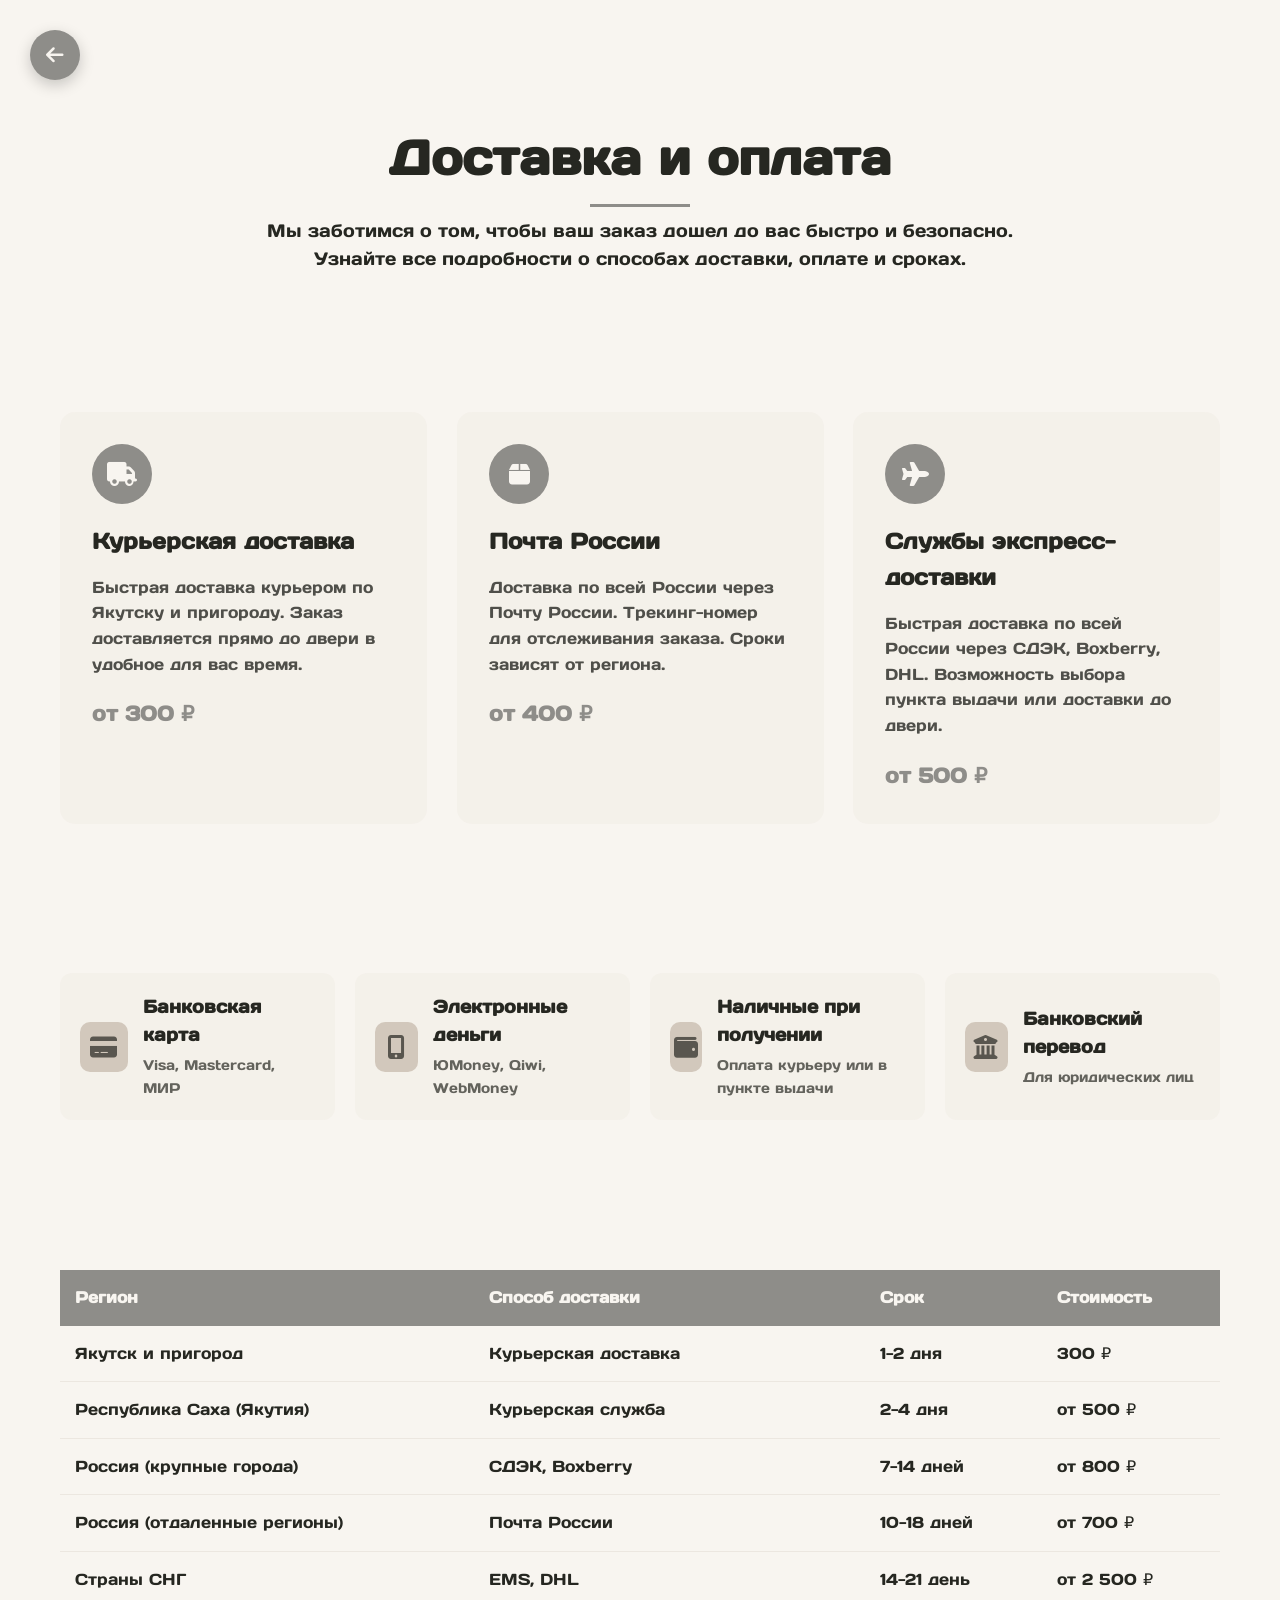
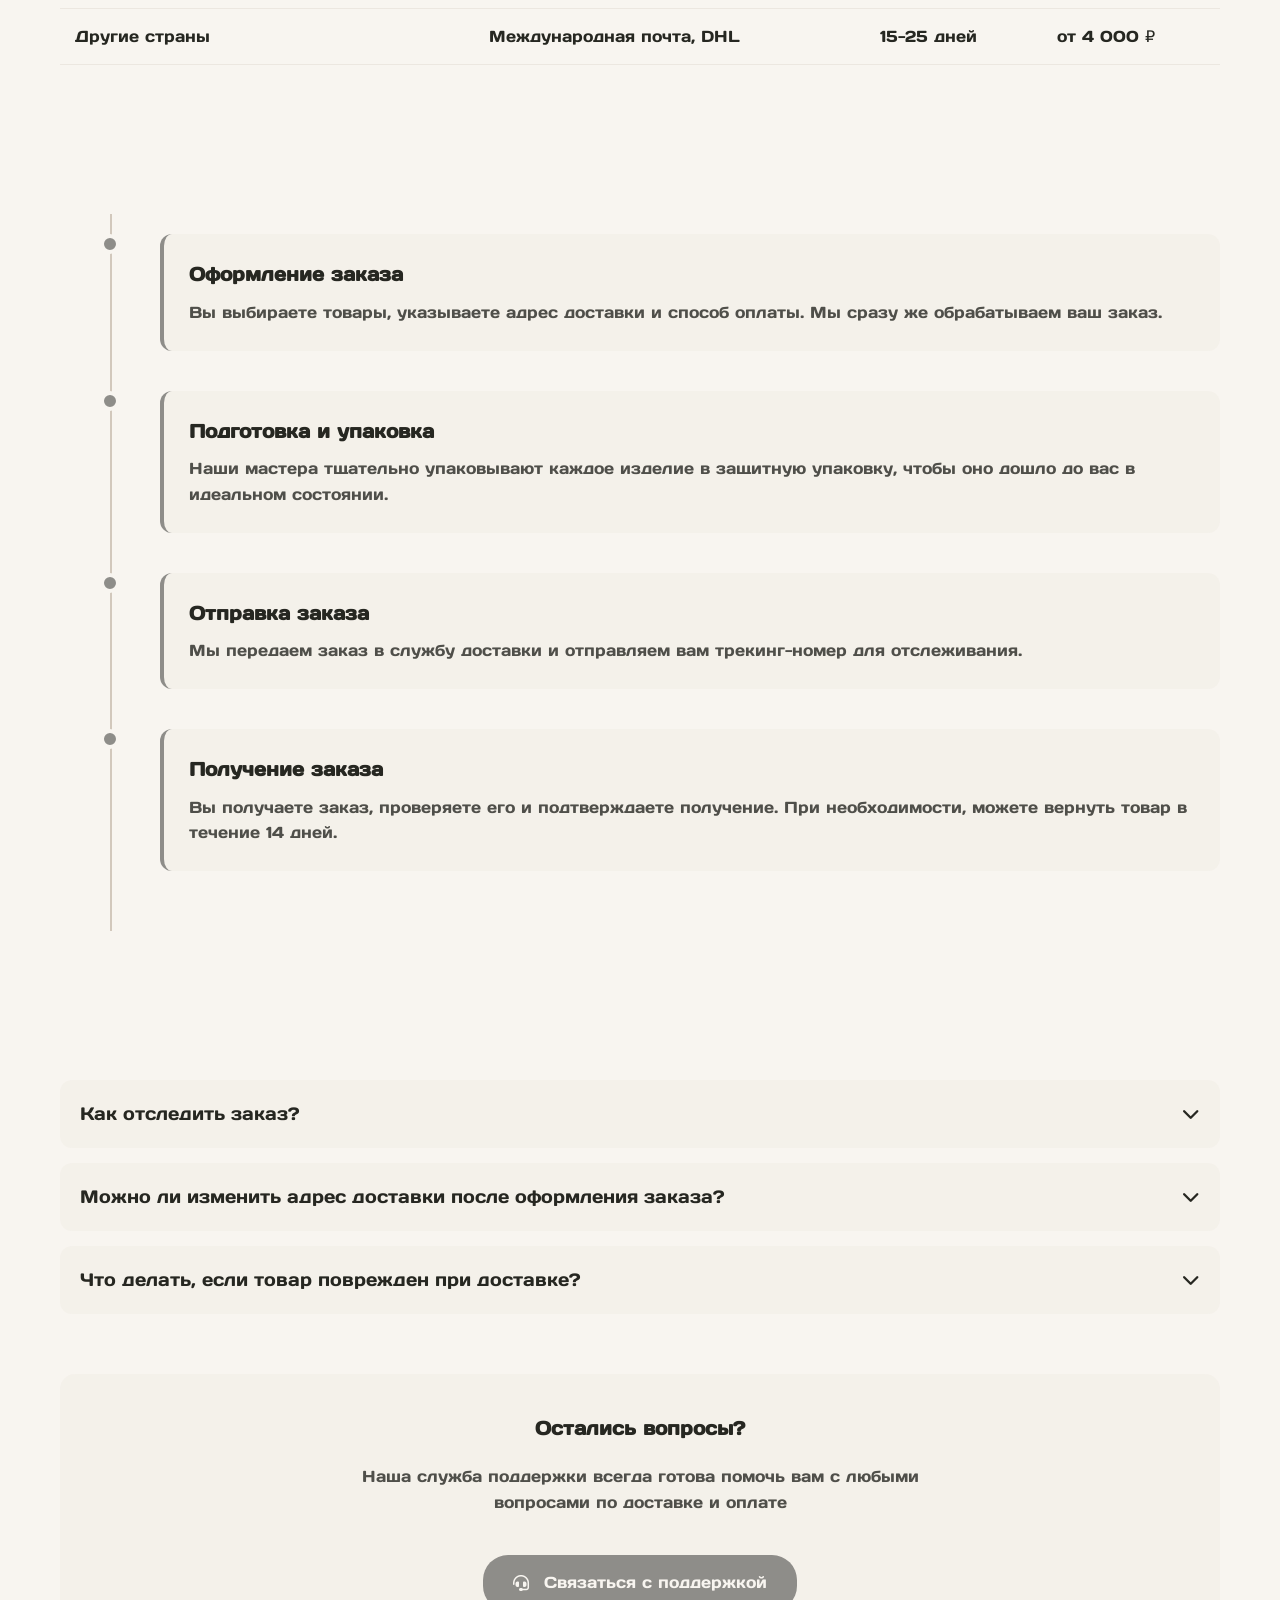
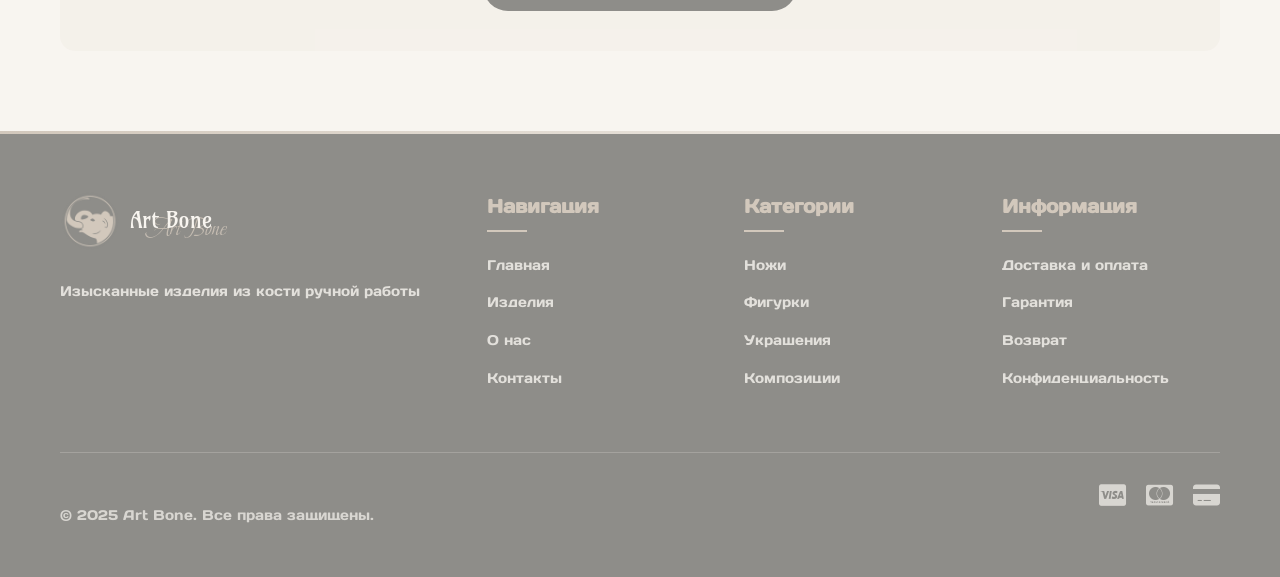
<file: delivery.html>
<!DOCTYPE html>
<html lang="ru">
<head>
    <meta charset="UTF-8">
    <meta name="viewport" content="width=device-width, initial-scale=1.0">
    <title>Доставка и оплата - Art Bone</title>
    <link rel="icon" type="image/x-icon" href="img/logo2.png">
    <link rel="stylesheet" href="style.css">
    <link href="https://fonts.googleapis.com/css2?family=Days+One&family=Amarante&family=Do+Hyeon&family=Beau+Rivage&display=swap" rel="stylesheet">
    <link rel="stylesheet" href="https://cdnjs.cloudflare.com/ajax/libs/font-awesome/6.4.0/css/all.min.css">
    <style>
        
        /* Кнопка "Назад" слева */
        .back-button {
            position: fixed;
            top: 30px;
            left: 30px;
            width: 50px;
            height: 50px;
            background: var(--color-accent);
            color: var(--color-primary);
            border-radius: 50%;
            display: flex;
            align-items: center;
            justify-content: center;
            text-decoration: none;
            font-size: 20px;
            z-index: 999;
            box-shadow: 0 5px 15px rgba(0, 0, 0, 0.2);
            transition: all 0.3s ease;
        }

        .back-button:hover {
            background: var(--color-secondary);
            color: var(--color-dark);
            transform: translateX(-5px);
            box-shadow: 0 10px 20px rgba(0, 0, 0, 0.3);
        }

        @media (max-width: 768px) {
            .back-button {
                top: 20px;
                left: 20px;
                width: 45px;
                height: 45px;
                font-size: 18px;
            }
        }
        /* Стили для страницы доставки */
        .delivery-page {
            min-height: 100vh;
            background: var(--color-primary);
            padding-top: 120px;
            padding-bottom: 80px;
        }

        .page-header {
            max-width: 1200px;
            margin: 0 auto 50px;
            padding: 0 20px;
            text-align: center;
        }

        .page-title {
            font-family: 'Days One', sans-serif;
            color: var(--color-dark);
            font-size: 3rem;
            margin-bottom: 20px;
            position: relative;
            display: inline-block;
            opacity: 0;
            transform: translateY(30px);
            animation: fadeInUp 0.8s ease forwards;
        }

        .page-title::after {
            content: '';
            position: absolute;
            bottom: -10px;
            left: 50%;
            transform: translateX(-50%);
            width: 100px;
            height: 3px;
            background: var(--color-accent);
        }

        .page-description {
            color: var(--color-dark);
            font-size: 1.1rem;
            max-width: 800px;
            margin: 0 auto;
            line-height: 1.6;
            opacity: 0.8;
            opacity: 0;
            transform: translateY(30px);
            animation: fadeInUp 0.8s ease 0.2s forwards;
        }

        /* Контейнер контента */
        .content-container {
            max-width: 1200px;
            margin: 0 auto;
            padding: 0 20px;
        }

        /* Секции */
        .section {
            margin-bottom: 60px;
            opacity: 0;
            transform: translateY(30px);
        }

        .section.visible {
            animation: fadeInUp 0.8s ease forwards;
        }

        .section:nth-child(1) { animation-delay: 0.3s; }
        .section:nth-child(2) { animation-delay: 0.4s; }
        .section:nth-child(3) { animation-delay: 0.5s; }
        .section:nth-child(4) { animation-delay: 0.6s; }
        .section:nth-child(5) { animation-delay: 0.7s; }

        .section-title {
            font-family: 'Days One', sans-serif;
            color: var(--color-dark);
            font-size: 2rem;
            margin-bottom: 30px;
            position: relative;
            padding-left: 20px;
        }

        .section-title::before {
            content: '';
            position: absolute;
            left: 0;
            top: 0;
            width: 4px;
            height: 100%;
            background: var(--color-accent);
            border-radius: 2px;
        }

        /* Карточки способов доставки */
        .delivery-methods {
            display: grid;
            grid-template-columns: repeat(3, 1fr);
            gap: 30px;
            margin-bottom: 40px;
        }

        @media (max-width: 992px) {
            .delivery-methods {
                grid-template-columns: repeat(2, 1fr);
            }
        }

        @media (max-width: 768px) {
            .delivery-methods {
                grid-template-columns: 1fr;
            }
        }

        .method-card {
            background: rgba(210, 200, 188, 0.1);
            border-radius: 15px;
            padding: 30px;
            transition: all 0.3s ease;
            border: 2px solid transparent;
            opacity: 0;
            transform: translateY(30px);
        }

        .method-card.visible {
            animation: cardAppear 0.6s ease forwards;
        }

        .method-card:nth-child(1) { animation-delay: 0.3s; }
        .method-card:nth-child(2) { animation-delay: 0.4s; }
        .method-card:nth-child(3) { animation-delay: 0.5s; }

        .method-card:hover {
            border-color: var(--color-accent);
            transform: translateY(-5px);
            box-shadow: 0 10px 30px rgba(0, 0, 0, 0.1);
        }

        .method-icon {
            width: 60px;
            height: 60px;
            background: var(--color-accent);
            border-radius: 50%;
            display: flex;
            align-items: center;
            justify-content: center;
            margin-bottom: 20px;
            color: var(--color-primary);
            font-size: 24px;
        }

        .method-card h3 {
            font-family: 'Days One', sans-serif;
            color: var(--color-dark);
            font-size: 1.4rem;
            margin-bottom: 15px;
        }

        .method-card p {
            color: var(--color-dark);
            line-height: 1.6;
            margin-bottom: 20px;
            opacity: 0.8;
        }

        .method-price {
            font-family: 'Days One', sans-serif;
            color: var(--color-accent);
            font-size: 1.3rem;
            font-weight: bold;
            margin-top: 15px;
        }

        /* Способы оплаты */
        .payment-methods {
            display: flex;
            flex-wrap: wrap;
            gap: 20px;
            margin-bottom: 40px;
        }

        .payment-method {
            display: flex;
            align-items: center;
            gap: 15px;
            padding: 20px;
            background: rgba(210, 200, 188, 0.1);
            border-radius: 12px;
            flex: 1;
            min-width: 250px;
            opacity: 0;
            transform: translateY(30px);
        }

        .payment-method.visible {
            animation: cardAppear 0.6s ease forwards;
        }

        .payment-method:nth-child(1) { animation-delay: 0.3s; }
        .payment-method:nth-child(2) { animation-delay: 0.4s; }
        .payment-method:nth-child(3) { animation-delay: 0.5s; }
        .payment-method:nth-child(4) { animation-delay: 0.6s; }

        .payment-icon {
            width: 50px;
            height: 50px;
            background: var(--color-secondary);
            border-radius: 10px;
            display: flex;
            align-items: center;
            justify-content: center;
            color: var(--color-dark);
            font-size: 20px;
        }

        .payment-method h4 {
            font-family: 'Days One', sans-serif;
            color: var(--color-dark);
            font-size: 1.1rem;
            margin-bottom: 5px;
        }

        .payment-method p {
            color: var(--color-dark);
            font-size: 0.9rem;
            opacity: 0.7;
        }

        /* Таблица сроков */
        .delivery-table {
            width: 100%;
            border-collapse: collapse;
            margin-bottom: 40px;
            opacity: 0;
            transform: translateY(30px);
        }

        .delivery-table.visible {
            animation: fadeInUp 0.8s ease forwards;
        }

        .delivery-table th {
            background: var(--color-accent);
            color: var(--color-primary);
            padding: 15px;
            text-align: left;
            font-family: 'Days One', sans-serif;
            font-size: 1rem;
        }

        .delivery-table td {
            padding: 15px;
            border-bottom: 1px solid rgba(210, 200, 188, 0.3);
            color: var(--color-dark);
        }

        .delivery-table tr:hover {
            background: rgba(210, 200, 188, 0.1);
        }

        /* Этапы доставки */
        .timeline {
            position: relative;
            padding: 20px 0;
            opacity: 0;
            transform: translateY(30px);
        }

        .timeline.visible {
            animation: fadeInUp 0.8s ease forwards;
        }

        .timeline::before {
            content: '';
            position: absolute;
            left: 50px;
            top: 0;
            bottom: 0;
            width: 2px;
            background: var(--color-secondary);
        }

        .timeline-item {
            position: relative;
            padding-left: 100px;
            margin-bottom: 40px;
            opacity: 0;
            transform: translateX(-30px);
        }

        .timeline-item.visible {
            animation: slideInRight 0.6s ease forwards;
        }

        .timeline-item:nth-child(1) { animation-delay: 0.2s; }
        .timeline-item:nth-child(2) { animation-delay: 0.4s; }
        .timeline-item:nth-child(3) { animation-delay: 0.6s; }
        .timeline-item:nth-child(4) { animation-delay: 0.8s; }

        .timeline-marker {
            position: absolute;
            left: 40px;
            top: 0;
            width: 20px;
            height: 20px;
            background: var(--color-accent);
            border-radius: 50%;
            border: 4px solid var(--color-primary);
        }

        .timeline-content {
            background: rgba(210, 200, 188, 0.1);
            padding: 25px;
            border-radius: 12px;
            border-left: 4px solid var(--color-accent);
        }

        .timeline-content h4 {
            font-family: 'Days One', sans-serif;
            color: var(--color-dark);
            font-size: 1.2rem;
            margin-bottom: 10px;
        }

        .timeline-content p {
            color: var(--color-dark);
            line-height: 1.6;
            opacity: 0.8;
        }

        /* Важная информация */
        .info-box {
            background: rgba(142, 141, 137, 0.1);
            border-left: 4px solid var(--color-accent);
            padding: 25px;
            border-radius: 12px;
            margin-bottom: 40px;
            opacity: 0;
            transform: translateY(30px);
        }

        .info-box.visible {
            animation: fadeInUp 0.8s ease forwards;
        }

        .info-box h4 {
            font-family: 'Days One', sans-serif;
            color: var(--color-dark);
            font-size: 1.2rem;
            margin-bottom: 15px;
            display: flex;
            align-items: center;
            gap: 10px;
        }

        .info-box ul {
            list-style: none;
            padding: 0;
        }

        .info-box li {
            color: var(--color-dark);
            margin-bottom: 10px;
            padding-left: 25px;
            position: relative;
            line-height: 1.5;
        }

        .info-box li::before {
            content: '•';
            color: var(--color-accent);
            font-size: 20px;
            position: absolute;
            left: 0;
            top: -2px;
        }

        /* FAQ */
        .faq-container {
            opacity: 0;
            transform: translateY(30px);
        }

        .faq-container.visible {
            animation: fadeInUp 0.8s ease forwards;
        }

        .faq-item {
            margin-bottom: 15px;
            border-radius: 12px;
            overflow: hidden;
            background: rgba(210, 200, 188, 0.1);
            opacity: 0;
            transform: translateY(20px);
        }

        .faq-item.visible {
            animation: fadeInUp 0.6s ease forwards;
        }

        .faq-item:nth-child(1) { animation-delay: 0.2s; }
        .faq-item:nth-child(2) { animation-delay: 0.4s; }
        .faq-item:nth-child(3) { animation-delay: 0.6s; }
        .faq-item:nth-child(4) { animation-delay: 0.8s; }

        .faq-question {
            padding: 20px;
            font-family: 'Days One', sans-serif;
            color: var(--color-dark);
            font-size: 1.1rem;
            cursor: pointer;
            display: flex;
            justify-content: space-between;
            align-items: center;
            transition: all 0.3s ease;
        }

        .faq-question:hover {
            background: rgba(210, 200, 188, 0.2);
        }

        .faq-question i {
            transition: transform 0.3s ease;
        }

        .faq-question.active i {
            transform: rotate(180deg);
        }

        .faq-answer {
            padding: 0 20px;
            max-height: 0;
            overflow: hidden;
            transition: all 0.3s ease;
            color: var(--color-dark);
            line-height: 1.6;
        }

        .faq-answer.active {
            padding: 0 20px 20px;
            max-height: 500px;
        }

        /* Кнопка поддержки */
        .support-section {
            text-align: center;
            margin-top: 50px;
            padding: 40px;
            background: rgba(210, 200, 188, 0.1);
            border-radius: 15px;
            opacity: 0;
            transform: translateY(30px);
        }

        .support-section.visible {
            animation: fadeInUp 0.8s ease forwards;
        }

        .support-btn {
            display: inline-flex;
            align-items: center;
            gap: 15px;
            padding: 15px 30px;
            background: var(--color-accent);
            color: var(--color-primary);
            text-decoration: none;
            border-radius: 25px;
            font-family: 'Days One', sans-serif;
            font-size: 1rem;
            transition: all 0.3s ease;
            margin-top: 20px;
        }

        .support-btn:hover {
            background: var(--color-dark);
            transform: translateY(-3px);
            box-shadow: 0 10px 20px rgba(0, 0, 0, 0.2);
        }

        /* Анимации */
        @keyframes fadeInUp {
            to {
                opacity: 1;
                transform: translateY(0);
            }
        }

        @keyframes cardAppear {
            from {
                opacity: 0;
                transform: translateY(30px) scale(0.95);
            }
            to {
                opacity: 1;
                transform: translateY(0) scale(1);
            }
        }

        @keyframes slideInRight {
            from {
                opacity: 0;
                transform: translateX(-30px);
            }
            to {
                opacity: 1;
                transform: translateX(0);
            }
        }
    </style>
</head>
<body>

    <!-- Основной контент -->
    <main class="delivery-page">
        <!-- Кнопка "Назад" на главную -->
   <a href="index.html" class="back-button">
    <i class="fas fa-arrow-left"></i>
</a>

        <!-- Заголовок страницы -->
        <div class="page-header">
            <h1 class="page-title">Доставка и оплата</h1>
            <p class="page-description">
                Мы заботимся о том, чтобы ваш заказ дошел до вас быстро и безопасно. 
                Узнайте все подробности о способах доставки, оплате и сроках.
            </p>
        </div>

        <!-- Контейнер контента -->
        <div class="content-container">
            <!-- Секция способов доставки -->
            <section class="section" id="delivery-methods">
                <h2 class="section-title">Способы доставки</h2>
                <div class="delivery-methods">
                    <div class="method-card">
                        <div class="method-icon">
                            <i class="fas fa-truck"></i>
                        </div>
                        <h3>Курьерская доставка</h3>
                        <p>Быстрая доставка курьером по Якутску и пригороду. Заказ доставляется прямо до двери в удобное для вас время.</p>
                        <div class="method-price">от 300 ₽</div>
                    </div>
                    
                    <div class="method-card">
                        <div class="method-icon">
                            <i class="fas fa-box"></i>
                        </div>
                        <h3>Почта России</h3>
                        <p>Доставка по всей России через Почту России. Трекинг-номер для отслеживания заказа. Сроки зависят от региона.</p>
                        <div class="method-price">от 400 ₽</div>
                    </div>
                    
                    <div class="method-card">
                        <div class="method-icon">
                            <i class="fas fa-plane"></i>
                        </div>
                        <h3>Службы экспресс-доставки</h3>
                        <p>Быстрая доставка по всей России через СДЭК, Boxberry, DHL. Возможность выбора пункта выдачи или доставки до двери.</p>
                        <div class="method-price">от 500 ₽</div>
                    </div>
                </div>
            </section>

            <!-- Секция способов оплаты -->
            <section class="section" id="payment-methods">
                <h2 class="section-title">Способы оплаты</h2>
                <div class="payment-methods">
                    <div class="payment-method">
                        <div class="payment-icon">
                            <i class="fas fa-credit-card"></i>
                        </div>
                        <div>
                            <h4>Банковская карта</h4>
                            <p>Visa, Mastercard, МИР</p>
                        </div>
                    </div>
                    
                    <div class="payment-method">
                        <div class="payment-icon">
                            <i class="fas fa-mobile-alt"></i>
                        </div>
                        <div>
                            <h4>Электронные деньги</h4>
                            <p>ЮMoney, Qiwi, WebMoney</p>
                        </div>
                    </div>
                    
                    <div class="payment-method">
                        <div class="payment-icon">
                            <i class="fas fa-wallet"></i>
                        </div>
                        <div>
                            <h4>Наличные при получении</h4>
                            <p>Оплата курьеру или в пункте выдачи</p>
                        </div>
                    </div>
                    
                    <div class="payment-method">
                        <div class="payment-icon">
                            <i class="fas fa-university"></i>
                        </div>
                        <div>
                            <h4>Банковский перевод</h4>
                            <p>Для юридических лиц</p>
                        </div>
                    </div>
                </div>
            </section>

           <!-- Секция сроков доставки -->
<section class="section" id="delivery-terms">
    <h2 class="section-title">Сроки доставки</h2>
    <table class="delivery-table">
        <thead>
            <tr>
                <th>Регион</th>
                <th>Способ доставки</th>
                <th>Срок</th>
                <th>Стоимость</th>
            </tr>
        </thead>
        <tbody>
            <tr>
                <td>Якутск и пригород</td>
                <td>Курьерская доставка</td>
                <td>1-2 дня</td>
                <td>300 ₽</td>
            </tr>
            <tr>
                <td>Республика Саха (Якутия)</td>
                <td>Курьерская служба</td>
                <td>2-4 дня</td>
                <td>от 500 ₽</td>
            </tr>
            <tr>
                <td>Россия (крупные города)</td>
                <td>СДЭК, Boxberry</td>
                <td>7-14 дней</td>
                <td>от 800 ₽</td>
            </tr>
            <tr>
                <td>Россия (отдаленные регионы)</td>
                <td>Почта России</td>
                <td>10-18 дней</td>
                <td>от 700 ₽</td>
            </tr>
            <tr>
                <td>Страны СНГ</td>
                <td>EMS, DHL</td>
                <td>14-21 день</td>
                <td>от 2 500 ₽</td>
            </tr>
            <tr>
                <td>Другие страны</td>
                <td>Международная почта, DHL</td>
                <td>15-25 дней</td>
                <td>от 4 000 ₽</td>
            </tr>
        </tbody>
    </table>
</section>

            <!-- Секция этапов доставки -->
            <section class="section" id="delivery-stages">
                <h2 class="section-title">Как работает доставка</h2>
                <div class="timeline">
                    <div class="timeline-item">
                        <div class="timeline-marker"></div>
                        <div class="timeline-content">
                            <h4>Оформление заказа</h4>
                            <p>Вы выбираете товары, указываете адрес доставки и способ оплаты. Мы сразу же обрабатываем ваш заказ.</p>
                        </div>
                    </div>
                    
                    <div class="timeline-item">
                        <div class="timeline-marker"></div>
                        <div class="timeline-content">
                            <h4>Подготовка и упаковка</h4>
                            <p>Наши мастера тщательно упаковывают каждое изделие в защитную упаковку, чтобы оно дошло до вас в идеальном состоянии.</p>
                        </div>
                    </div>
                    
                    <div class="timeline-item">
                        <div class="timeline-marker"></div>
                        <div class="timeline-content">
                            <h4>Отправка заказа</h4>
                            <p>Мы передаем заказ в службу доставки и отправляем вам трекинг-номер для отслеживания.</p>
                        </div>
                    </div>
                    
                    <div class="timeline-item">
                        <div class="timeline-marker"></div>
                        <div class="timeline-content">
                            <h4>Получение заказа</h4>
                            <p>Вы получаете заказ, проверяете его и подтверждаете получение. При необходимости, можете вернуть товар в течение 14 дней.</p>
                        </div>
                    </div>
                </div>
            </section>

            <!-- FAQ -->
            <section class="section" id="faq">
                <h2 class="section-title">Частые вопросы</h2>
                <div class="faq-container">
                    <div class="faq-item">
                        <div class="faq-question">
                            <span>Как отследить заказ?</span>
                            <i class="fas fa-chevron-down"></i>
                        </div>
                        <div class="faq-answer">
                            <p>После отправки заказа мы вышлем вам трекинг-номер на электронную почту и в SMS. Вы сможете отслеживать статус доставки на сайте выбранной транспортной компании.</p>
                        </div>
                    </div>
                    
                    <div class="faq-item">
                        <div class="faq-question">
                            <span>Можно ли изменить адрес доставки после оформления заказа?</span>
                            <i class="fas fa-chevron-down"></i>
                        </div>
                        <div class="faq-answer">
                            <p>Да, это возможно. Свяжитесь с нами по телефону +7 (914) 104-29-59 или напишите на artbone@mail.ru в течение 24 часов после оформления заказа.</p>
                        </div>
                    </div>
                    
                    <div class="faq-item">
                        <div class="faq-question">
                            <span>Что делать, если товар поврежден при доставке?</span>
                            <i class="fas fa-chevron-down"></i>
                        </div>
                        <div class="faq-answer">
                            <p>Если товар пришел поврежденным, сразу сообщите об этом курьеру или сотруднику пункта выдачи и откажитесь от получения. Свяжитесь с нами, и мы отправим замену или вернем деньги.</p>
                        </div>
                    </div>
                </div>
            </section>

            <!-- Поддержка -->
            <section class="support-section">
                <h3 style="color: var(--color-dark); margin-bottom: 20px;">Остались вопросы?</h3>
                <p style="color: var(--color-dark); opacity: 0.8; max-width: 600px; margin: 0 auto 20px;">
                    Наша служба поддержки всегда готова помочь вам с любыми вопросами по доставке и оплате
                </p>
                <a href="index.html#contacts" class="support-btn">
                    <i class="fas fa-headset"></i>
                    Связаться с поддержкой
                </a>
            </section>
        </div>
    </main>

    <!-- Футер -->
    <footer class="footer">
        <div class="footer-container">
            <div class="footer-top">
                <div class="footer-logo">
                    <a href="index.html" class="logo-link">
                        <img src="img/logo2.png" alt="Art Bone" class="logo-img">
                        <div class="logo-text">
                            <span class="logo-main">Art Bone</span>
                            <span class="logo-shadow">Art Bone</span>
                        </div>
                    </a>
                    <p class="footer-description">
                        Изысканные изделия из кости ручной работы
                    </p>
                </div>
                
                <div class="footer-links">
                    <div class="footer-column">
                        <h4>Навигация</h4>
                        <ul>
                            <li><a href="index.html#home">Главная</a></li>
                            <li><a href="index.html#products">Изделия</a></li>
                            <li><a href="index.html#about">О нас</a></li>
                            <li><a href="index.html#contacts">Контакты</a></li>
                        </ul>
                    </div>
                    
                    <div class="footer-column">
                        <h4>Категории</h4>
                        <ul>
                            <li><a href="knives.html">Ножи</a></li>
                            <li><a href="figurines.html">Фигурки</a></li>
                            <li><a href="jewelry.html">Украшения</a></li>
                            <li><a href="compositions.html">Композиции</a></li>
                        </ul>
                    </div>
                    
                    <div class="footer-column">
                        <h4>Информация</h4>
                        <ul>
                            <li><a href="delivery.html">Доставка и оплата</a></li>
                            <li><a href="#">Гарантия</a></li>
                            <li><a href="#">Возврат</a></li>
                            <li><a href="#">Конфиденциальность</a></li>
                        </ul>
                    </div>
                </div>
            </div>
            
            <div class="footer-bottom">
                <div class="footer-copyright">
                    <p>&copy; 2025 Art Bone. Все права защищены.</p>
                </div>
                
                <div class="footer-payment">
                    <div class="payment-methods">
                        <i class="fab fa-cc-visa" title="Visa"></i>
                        <i class="fab fa-cc-mastercard" title="Mastercard"></i>
                        <i class="fa-solid fa-credit-card" title="Мир"></i>
                    </div>
                </div>
            </div>
        </div>
    </footer>

    <!-- Модальное окно авторизации -->
    <div class="auth-modal" id="authModal">
        <div class="modal-overlay"></div>
        <div class="modal-container">
            <div class="form-container sign-in-container">
                <form>
                    <h2>Вход</h2>
                    <div class="social-container">
                        <a href="#"><i class="fab fa-vk"></i></a>
                        <a href="#"><i class="fab fa-yandex"></i></a>
                        <a href="#"><i class="fab fa-odnoklassniki"></i></a>
                    </div>
                    <span>Или используйте email и пароль</span>
                    <div class="input-box">
                        <input type="email" placeholder="Email адрес" required />
                        <i class="fas fa-envelope"></i>
                    </div>
                    <div class="input-box">
                        <input type="password" placeholder="Пароль" required />
                        <i class="fas fa-lock"></i>
                    </div>
                    <div class="check-box">
                        <input type="checkbox" id="remember-me" />
                        <label for="remember-me">Запомнить меня</label>
                    </div>
                    <button type="submit" class="btn">Войти</button>
                </form>
            </div>
            <div class="form-container sign-up-container">
                <form>
                    <h2>Регистрация</h2>
                    <div class="social-container">
                        <a href="#"><i class="fab fa-vk"></i></a>
                        <a href="#"><i class="fab fa-yandex"></i></a>
                        <a href="#"><i class="fab fa-odnoklassniki"></i></a>
                    </div>
                    <span>Или используйте email для регистрации</span>
                    <div class="input-box">
                        <input type="text" placeholder="Полное имя" required />
                        <i class="fas fa-user"></i>
                    </div>
                    <div class="input-box">
                        <input type="email" placeholder="Email адрес" required />
                        <i class="fas fa-envelope"></i>
                    </div>
                    <div class="input-box">
                        <input type="password" placeholder="Пароль" required minlength="6" />
                        <i class="fas fa-lock"></i>
                    </div>
                    <div class="check-box">
                        <input type="checkbox" id="terms" required />
                        <label for="terms">Я согласен с условиями использования</label>
                    </div>
                    <button type="submit" class="btn">Зарегистрироваться</button>
                </form>
            </div>

            <input type="checkbox" id="toggle" />
            <div class="panel-container">
                <div class="panel">
                    <h2>Нет аккаунта?</h2>
                    <p>Создайте новый аккаунт для доступа к нашим услугам</p>
                    <label for="toggle" class="btn btn-alt">Регистрация</label>
                </div>
                <div class="panel">
                    <h2>Уже есть аккаунт?</h2>
                    <p>Войдите в свой аккаунт для доступа к нашим услугам</p>
                    <label for="toggle" class="btn btn-alt">Вход</label>
                </div>
            </div>
        </div>
    </div>

    <!-- Уведомление -->
    <div id="authNotification" class="auth-notification" style="display: none;">
        <div class="notification-content"></div>
    </div>

    <script src="script.js"></script>
    <script>
        // Инициализация анимации при скролле
        function initScrollAnimation() {
            const observer = new IntersectionObserver((entries) => {
                entries.forEach(entry => {
                    if (entry.isIntersecting) {
                        entry.target.classList.add('visible');
                    }
                });
            }, {
                threshold: 0.1,
                rootMargin: '0px 0px -50px 0px'
            });

            // Наблюдаем за всеми элементами с анимацией
            document.querySelectorAll('.section, .method-card, .payment-method, .delivery-table, .timeline, .info-box, .faq-container, .support-section').forEach(el => {
                observer.observe(el);
            });

            // Отдельно наблюдаем за элементами таймлайна
            document.querySelectorAll('.timeline-item').forEach(el => {
                observer.observe(el);
            });

            // Отдельно наблюдаем за FAQ элементами
            document.querySelectorAll('.faq-item').forEach(el => {
                observer.observe(el);
            });
        }

        // Инициализация FAQ аккордеона
        function initFAQ() {
            const faqQuestions = document.querySelectorAll('.faq-question');
            
            faqQuestions.forEach(question => {
                question.addEventListener('click', () => {
                    const answer = question.nextElementSibling;
                    const isActive = question.classList.contains('active');
                    
                    // Закрываем все другие открытые вопросы
                    document.querySelectorAll('.faq-question.active').forEach(q => {
                        if (q !== question) {
                            q.classList.remove('active');
                            q.nextElementSibling.classList.remove('active');
                        }
                    });
                    
                    // Переключаем текущий вопрос
                    question.classList.toggle('active');
                    answer.classList.toggle('active');
                });
            });
        }

        // Инициализация при загрузке страницы
        document.addEventListener('DOMContentLoaded', function() {
            // Инициализируем анимацию при скролле
            setTimeout(() => {
                initScrollAnimation();
            }, 500);
            
            // Инициализируем FAQ
            initFAQ();
            
            // Плавная прокрутка к якорям
            document.querySelectorAll('a[href^="#"]').forEach(anchor => {
                anchor.addEventListener('click', function (e) {
                    if (this.getAttribute('href') !== '#') {
                        e.preventDefault();
                        const target = document.querySelector(this.getAttribute('href'));
                        if (target) {
                            target.scrollIntoView({
                                behavior: 'smooth',
                                block: 'start'
                            });
                        }
                    }
                });
            });
        });
    </script>
</body>
</html>
</file>
<file: style.css>
/* CSS переменные */
:root {
    --color-primary: #F8F5F0;
    --color-secondary: #D2C8BC;
    --color-accent: #8E8D89;
    --color-dark: #262721;
    --color-light: #F4F5F9;
}

* {
    margin: 0;
    padding: 0;
    box-sizing: border-box;
}

html {
    scroll-behavior: smooth;
}

body {
    font-family: 'Days One', sans-serif;
    line-height: 1.6;
    overflow-x: hidden;
}

/* Полноэкранные секции */
.fullscreen-section {
    height: 100vh;
    width: 100%;
    position: relative;
    overflow: hidden;
}

.section-container {
    max-width: 1200px;
    margin: 0 auto;
    padding: 0 20px;
    height: 100%;
    position: relative;
}

/* Навигация */
.navbar {
    position: fixed;
    top: 0;
    width: calc(100% - 60px);
    left: 40px;
    right: 40px;
    background: var(--color-accent);
    transition: top 0.3s;
    z-index: 1000;
    padding: 15px 0;
    border-radius: 0 0 20px 20px;
    margin: 0 auto;
}

.nav-container {
    max-width: 1200px;
    margin: 0 auto;
    display: flex;
    justify-content: space-between;
    align-items: center;
    padding: 0 20px;
}

/* Адаптивность для навигации */
@media (max-width: 1024px) {
    .navbar {
        width: calc(100% - 30px);
        left: 15px;
        right: 15px;
    }
    
    .nav-container {
        padding: 0 15px;
    }
}

@media (max-width: 768px) {
    .navbar {
        width: calc(100% - 20px);
        left: 10px;
        right: 10px;
        border-radius: 0 0 15px 15px;
        padding: 12px 0;
    }
    
    .nav-container {
        padding: 0 10px;
    }
}

@media (max-width: 480px) {
    .navbar {
        width: calc(100% - 16px);
        left: 8px;
        right: 8px;
        border-radius: 0 0 12px 12px;
        padding: 10px 0;
    }
    
    .nav-container {
        padding: 0 8px;
    }
}

@media (max-width: 360px) {
    .navbar {
        width: calc(100% - 12px);
        left: 6px;
        right: 6px;
    }
    
    .nav-container {
        padding: 0 6px;
    }
}

.logo-section {
    display: flex;
    align-items: center;
}

.logo-link {
    display: flex;
    align-items: center;
    text-decoration: none;
    gap: 10px;
}

.logo-img {
    width: 50px;
    height: 50px;
}

.logo-text {
    position: relative;
    display: inline-block;
}

.logo-main {
    font-family: 'Amarante', cursive;
    font-size: 24px;
    color: var(--color-primary);
    position: relative;
    z-index: 2;
}

.logo-shadow {
    font-family: 'Beau Rivage', cursive;
    font-size: 28px;
    color: var(--color-secondary);
    position: absolute;
    bottom: -12px;
    right: -20px;
    z-index: 1;
    opacity: 0.8;
}

.nav-menu {
    display: flex;
    list-style: none;
    gap: 30px;
}

.nav-link {
    color: var(--color-primary);
    text-decoration: none;
    padding: 10px 15px;
    transition: all 0.3s ease;
    position: relative;
    font-size: 16px;
}

.nav-link:hover {
    color: var(--color-secondary);
    background: none;
}

.nav-link.active::after {
    content: '';
    position: absolute;
    bottom: -5px;
    left: 15px;
    right: 15px;
    height: 2px;
    background: var(--color-primary);
}

.nav-icons {
    display: flex;
    align-items: center;
    gap: 20px;
}

.nav-icon {
    color: var(--color-primary);
    font-size: 18px;
    transition: color 0.3s ease;
    text-decoration: none;
}

.nav-icon:hover {
    color: var(--color-secondary);
}

/* Стили поиска */
.search-container {
    position: relative;
    margin-right: 10px;
}

.search-icon {
    color: var(--color-primary);
    font-size: 18px;
    cursor: pointer;
    transition: color 0.3s ease;
    padding: 8px;
    z-index: 1002;
    position: relative;
}

.search-icon:hover {
    color: var(--color-secondary);
}

.search-box {
    position: absolute;
    top: 100%;
    right: 0;
    background: var(--color-primary);
    border-radius: 8px;
    box-shadow: 0 8px 24px rgba(0, 0, 0, 0.12);
    display: none;
    min-width: 280px;
    z-index: 1001;
    overflow: hidden;
}

.search-box.active {
    display: block;
    animation: searchSlideDown 0.2s ease-out;
}

@keyframes searchSlideDown {
    from {
        opacity: 0;
        transform: translateY(-10px);
    }
    to {
        opacity: 1;
        transform: translateY(0);
    }
}

.search-input {
    -webkit-appearance: none;
    -moz-appearance: none;
    appearance: none;
    background: transparent;
    border: none;
    color: var(--color-dark);
    font-size: 15px;
    font-weight: 600;
    height: 48px;
    margin: 0;
    overflow: hidden;
    padding: 0 48px 0 16px;
    text-overflow: ellipsis;
    white-space: nowrap;
    width: 100%;
    outline: none;
    position: relative;
}

.search-input::placeholder {
    color: var(--color-accent);
    font-weight: 500;
    opacity: 0.7;
}

.search-input:focus {
    background: transparent;
}

/* Подсказки поиска */
.search-suggestions {
    background: var(--color-primary);
    border-top: 1px solid var(--color-secondary);
    max-height: 300px;
    overflow-y: auto;
    display: none;
}

.search-suggestions.active {
    display: block;
}

.search-suggestion-item {
    padding: 12px 16px;
    cursor: pointer;
    transition: background-color 0.2s ease;
    color: var(--color-dark);
    font-size: 14px;
    font-weight: 500;
    display: flex;
    align-items: center;
    gap: 12px;
}

.search-suggestion-item:hover {
    background: var(--color-secondary);
}

.search-suggestion-item i {
    color: var(--color-accent);
    width: 16px;
    text-align: center;
}

.search-suggestion-category {
    padding: 8px 16px;
    color: var(--color-accent);
    font-size: 12px;
    font-weight: 600;
    text-transform: uppercase;
    letter-spacing: 0.5px;
    border-bottom: 1px solid var(--color-secondary);
}

/* Анимация при фокусе */
.search-input:focus ~ .search-suggestions {
    display: block;
}

/* Адаптивность для поиска */
@media (max-width: 768px) {
    .search-box {
        position: fixed;
        top: 70px;
        left: 20px;
        right: 20px;
        min-width: auto;
        width: calc(100% - 40px);
    }
    
    .search-input {
        height: 52px;
        font-size: 16px;
    }
}

/* Дополнительные стили для улучшения UX */
.search-container {
    position: relative;
}

.search-box::before {
    content: '';
    position: absolute;
    top: -6px;
    right: 20px;
    width: 12px;
    height: 12px;
    background: var(--color-primary);
    transform: rotate(45deg);
    z-index: -1;
}

.burger-menu {
    display: none;
    color: var(--color-primary);
    font-size: 24px;
    cursor: pointer;
}

/* Социальные иконки */
.social-sidebar {
    position: fixed;
    right: 20px;
    top: 50%;
    transform: translateY(-50%);
    display: flex;
    flex-direction: column;
    gap: 15px;
    z-index: 999;
}

.social-icon {
    width: 50px;
    height: 50px;
    background: var(--color-secondary);
    display: flex;
    align-items: center;
    justify-content: center;
    border-radius: 50%;
    text-decoration: none;
    transition: all 0.3s ease;
    color: var(--color-dark);
    font-size: 20px;
}

.social-icon:hover {
    transform: translateY(-5px);
    background: var(--color-accent);
    color: var(--color-primary);
}

.burger-social {
    background: var(--color-accent);
    color: var(--color-primary) !important;
}

/* Главная секция */
#home {
    background: var(--color-primary);
}

.hero-background {
    position: absolute;
    top: 0;
    left: 0;
    width: 100%;
    height: 100%;
    display: flex;
    align-items: flex-start;
    justify-content: center;
    z-index: 1;
    padding-top: 15vh;
}

.hero-title {
    font-family: 'Do Hyeon', sans-serif;
    font-size: 23vw;
    color: var(--color-secondary);
    text-align: center;
    line-height: 0.8;
    margin: 0;
    white-space: nowrap;
}

.hero-content {
    position: relative;
    z-index: 2;
    height: 100%;
    display: flex;
    align-items: flex-end;
    justify-content: center;
    padding-bottom: 0;
}

.hero-image-container {
    position: relative;
    border-radius: 50px 50px 0 0;
    overflow: hidden;
    height: 60vh;
    width: 90%;
    border: 8px solid var(--color-primary);
    border-bottom: none;
    margin-bottom: 0;
}

.hero-image {
    width: 100%;
    height: 100%;
    object-fit: cover;
    object-position: center;
}

.image-overlay {
    position: absolute;
    top: 0;
    left: 0;
    width: 100%;
    height: 100%;
    background: var(--color-accent);
    opacity: 0.5;
}

.hero-text-content {
    position: absolute;
    top: 50%;
    right: 5%;
    transform: translateY(-50%);
    z-index: 3;
    text-align: right;
    max-width: 400px;
}

.hero-subtitle {
    font-size: 36px;
    color: var(--color-light);
    margin-bottom: 20px;
    line-height: 1.2;
    font-weight: 400;
}

.hero-description {
    font-size: 18px;
    color: var(--color-light);
    line-height: 1.4;
}

/* Круглая CTA кнопка с вращающимся текстом */
.cta-circle {
    position: absolute;
    left: 10%;
    bottom: 15%;
    z-index: 3;
}

.circle-container {
    position: relative;
    width: 200px;
    height: 200px;
    display: flex;
    align-items: center;
    justify-content: center;
}

.circle-container svg {
    position: absolute;
    top: 0;
    left: 0;
    width: 100%;
    height: 100%;
    animation: rotateText 15s linear infinite;
}

@keyframes rotateText {
    0% {
        transform: rotate(0deg);
    }
    100% {
        transform: rotate(360deg);
    }
}

.circle-button {
    width: 125px;
    height: 125px;
    background: rgba(248, 245, 240, 0.2);
    border: 2px solid var(--color-secondary);
    border-radius: 50%;
    display: flex;
    align-items: center;
    justify-content: center;
    text-decoration: none;
    transition: all 0.3s ease;
    backdrop-filter: blur(5px);
}

.circle-button:hover {
    transform: scale(1.1);
    background: rgba(248, 245, 240, 0.3);
}

.circle-button img {
    width: 100px;
    height: 100px;
}
/* Для мобильных устройств */
@media (max-width: 768px) {
    .hero-background {
        padding-top: 15vh;
    }
    
    .hero-title {
        margin-top: 3vh;
        /* или */
        transform: translateY(-5vh);
    }
}

@media (max-width: 480px) {
    .hero-background {
        padding-top: 20vh;
    }
    
    .hero-title {
        font-size: 20vw;
        margin-top: 2vh;
    }
}
/* Секция изделий */
#products {
    background: var(--color-dark);
}

.cards-container {
    display: grid;
    grid-template-columns: repeat(3, 1fr);
    gap: 1rem;
    padding: 0.5rem;
    max-width: 900px;
    margin: 0 auto;
    justify-items: center;
    align-items: start;
}

.card {
    position: relative;
    height: 16rem;
    width: 12rem; 
    aspect-ratio: 5/7;
    color: var(--color-primary);
    perspective: 30rem;
    cursor: pointer;
}

.card .shadow {
    position: absolute;
    inset: 0;
    background: var(--url);
    background-size: cover;
    background-position: center;
    opacity: 0.6;
    filter: blur(1rem) saturate(0.8);
    box-shadow: 0 -0.8rem 1rem -0.3rem rgba(0, 0, 0, 0.5);
    transform: rotateX(var(--rotateX)) rotateY(var(--rotateY)) translate3d(0, 1rem, -1rem);
}

.card .image {
    position: absolute;
    inset: 0;
    background: linear-gradient(to top, rgba(38, 39, 33, 0.6), transparent 40%), var(--url);
    background-size: cover;
    background-position: center;
    mask-image: var(--url);
    mask-size: cover;
    mask-position: center;
}

.card .image.background {
    transform: rotateX(var(--rotateX)) rotateY(var(--rotateY)) translate3d(0, 0, 0rem);
}

.card .image.cutout {
    transform: rotateX(var(--rotateX)) rotateY(var(--rotateY)) translate3d(0, 0, 2rem) scale(0.92);
    z-index: 3;
}

/* Контент карточек */
.card .content {
    position: absolute;
    display: flex;
    flex-direction: column;
    justify-content: flex-end;
    align-items: center;
    inset: 0;
    padding: 1.2rem;
    transform: rotateX(var(--rotateX)) rotateY(var(--rotateY)) translate3d(0, 0, 2.5rem);
    z-index: 4;
    text-align: center;
    opacity: 1;
}

.card-btn {
    background: var(--color-primary);
    color: var(--color-dark);
    padding: 5px 12px;
    border: 1px solid var(--color-primary);
    border-radius: 15px;
    text-decoration: none;
    font-family: 'Days One', sans-serif;
    font-size: 0.65rem;
    transition: all 0.3s ease;
    text-transform: uppercase;
    letter-spacing: 0.3px;
    font-weight: 600;
    opacity: 0; 
    transform: translateY(10px); 
    visibility: hidden; 
}

.card:hover .card-btn {
    opacity: 1;
    transform: translateY(0);
    visibility: visible;
}

.card-btn:hover {
    background: transparent;
    color: var(--color-primary);
    transform: scale(1.05) translateY(0);
}

.card h3 {
    font-size: 1rem;
    font-weight: 700;
    margin-bottom: 0.5rem;
    font-family: 'Days One', sans-serif;
    text-shadow: 0 0 1rem rgba(0, 0, 0, 0.8);
    opacity: 1; 
}

.card p {
    font-weight: 300;
    margin-bottom: 0.8rem;
    text-shadow: 0 0 1rem rgba(0, 0, 0, 0.8);
    font-size: 0.7rem;
    line-height: 1.2;
    opacity: 1; 
}

.card {
    position: relative;
    height: 16rem;
    width: 12rem;
    aspect-ratio: 5/7;
    color: var(--color-primary);
    perspective: 30rem;
    cursor: pointer;
}

.card .shadow {
    position: absolute;
    inset: 0;
    background: var(--url);
    background-size: cover;
    background-position: center;
    opacity: 0.6;
    filter: blur(1rem) saturate(0.8);
    box-shadow: 0 -0.8rem 1rem -0.3rem rgba(0, 0, 0, 0.5);
    transform: rotateX(var(--rotateX)) rotateY(var(--rotateY)) translate3d(0, 1rem, -1rem);
}

.card .image {
    position: absolute;
    inset: 0;
    background: linear-gradient(to top, rgba(38, 39, 33, 0.6), transparent 40%), var(--url);
    background-size: cover;
    background-position: center;
    mask-image: var(--url);
    mask-size: cover;
    mask-position: center;
}

.card .image.background {
    transform: rotateX(var(--rotateX)) rotateY(var(--rotateY)) translate3d(0, 0, 0rem);
}

.card .image.cutout {
    transform: rotateX(var(--rotateX)) rotateY(var(--rotateY)) translate3d(0, 0, 2rem) scale(0.92);
    z-index: 3;
}

.card::after, .card::before {
    content: "";
    position: absolute;
    inset: 0.6rem;
    border: var(--color-secondary) 0.2rem solid;
    transform: rotateX(var(--rotateX)) rotateY(var(--rotateY)) translate3d(0, 0, 1rem);
}

.card::before {
    z-index: 4;
}

.card.border-left-behind::before {
    border-left: transparent;
}

.card.border-right-behind::before {
    border-right: transparent;
}

.card.border-bottom-behind::before {
    border-bottom: transparent;
}

.card.border-top-behind::before {
    border-top: transparent;
}

/* Адаптивность для планшетов */
@media (max-width: 1024px) {
    .cards-container {
        grid-template-columns: repeat(2, 1fr);
        gap: 0.8rem;
        padding: 0.4rem;
        max-width: 600px;
    }
    
    .card {
        height: 14rem;
        width: 10rem;
    }
    
    .card .content {
        padding: 1rem;
    }
}

/* Адаптивность для мобильных */
@media (max-width: 768px) {
    .cards-container {
        grid-template-columns: repeat(2, 1fr);
        gap: 0.6rem;
        padding: 0.3rem;
        max-width: 400px;
    }
    
    .card {
        height: 12rem;
        width: 8.5rem;
        perspective: 25rem;
    }
    
    .card .shadow {
        filter: blur(0.8rem) saturate(0.8);
        box-shadow: 0 -0.6rem 0.8rem -0.3rem rgba(0, 0, 0, 0.5);
    }
    
    .card .content {
        padding: 0.8rem;
        transform: rotateX(var(--rotateX)) rotateY(var(--rotateY)) translate3d(0, 0, 2rem);
    }
    
    .card h3 {
        font-size: 0.9rem;
        margin-bottom: 0.4rem;
    }
    
    .card p {
        font-size: 0.65rem;
        margin-bottom: 0.6rem;
    }
    
    .card-btn {
        padding: 4px 10px;
        font-size: 0.6rem;
    }
    
    .card::after, .card::before {
        inset: 0.5rem;
        border-width: 0.15rem;
    }
}

@media (max-width: 480px) {
    .cards-container {
        grid-template-columns: 1fr;
        gap: 0.5rem;
        padding: 0.3rem;
        max-width: 280px;
    }
    
    .card {
        height: 14rem;
        width: 10rem;
    }
    
    .card .content {
        padding: 1rem;
    }
    
    .card h3 {
        font-size: 1rem;
    }
    
    .card p {
        font-size: 0.7rem;
    }
    
    .card-btn {
        padding: 5px 12px;
        font-size: 0.65rem;
    }
}

/* Очень маленькие экраны */
@media (max-width: 360px) {
    .cards-container {
        max-width: 250px;
    }
    
    .card {
        height: 13rem;
        width: 9rem;
    }
    
    .card .content {
        padding: 0.8rem;
    }
    
    .card h3 {
        font-size: 0.9rem;
    }
    
    .card p {
        font-size: 0.65rem;
    }
}

/* Дополнительные стили для секции */
.section-title {
    text-align: center;
    color: var(--color-primary);
    font-size: 1.8rem;
    margin-bottom: 1rem;
    font-family: 'Days One', sans-serif;
    padding-top: 0.5rem;
}

.products-content {
    padding: 0.5rem 0;
    min-height: 100vh;
    display: flex;
    flex-direction: column;
    justify-content: center;
}

.fullscreen-section {
    min-height: 100vh;
    display: flex;
    align-items: center;
}

.section-container {
    width: 100%;
    max-width: 1000px;
    margin: 0 auto;
    padding: 0 1rem;
}

/* Боковое меню */
.sidebar-menu {
    position: fixed;
    top: 0;
    right: -100%;
    width: 320px;
    height: 100%;
    background: var(--color-primary);
    transition: right 0.3s ease;
    z-index: 1001;
    box-shadow: -5px 0 15px rgba(0,0,0,0.1);
}

.sidebar-menu.active {
    right: 0;
}

.sidebar-content {
    padding: 30px;
    height: 100%;
    display: flex;
    flex-direction: column;
}

.sidebar-header {
    display: flex;
    justify-content: flex-end;
    margin-bottom: 30px;
}

.close-sidebar {
    font-size: 24px;
    color: var(--color-accent);
    cursor: pointer;
    transition: color 0.3s ease;
}

.close-sidebar:hover {
    color: var(--color-dark);
}

.sidebar-lists {
    list-style: none;
    flex: 1;
}

.sidebar-list {
    margin-bottom: 5px;
}

.sidebar-link {
    display: flex;
    align-items: center;
    padding: 15px;
    color: var(--color-dark);
    text-decoration: none;
    border-radius: 8px;
    transition: all 0.3s ease;
    gap: 15px;
}

.sidebar-link:hover {
    background: var(--color-secondary);
}

.sidebar-link i {
    width: 20px;
    text-align: center;
}

.dropdown-menu {
    list-style: none;
    padding-left: 30px;
    max-height: 0;
    overflow: hidden;
    transition: max-height 0.3s ease;
}

.dropdown-menu a {
    display: block;
    padding: 12px 15px;
    color: var(--color-dark);
    text-decoration: none;
    transition: all 0.3s ease;
    border-radius: 6px;
}

.dropdown-menu a:hover {
    background: var(--color-secondary);
    color: var(--color-dark);
    text-decoration: none;
}

.dropdown.active .dropdown-menu {
    max-height: 200px;
}

.sidebar-bottom {
    border-top: 1px solid var(--color-secondary);
    padding-top: 20px;
}

.overlay {
    position: fixed;
    top: 0;
    left: 0;
    width: 100%;
    height: 100%;
    background: rgba(0, 0, 0, 0.5);
    opacity: 0;
    pointer-events: none;
    transition: opacity 0.3s ease;
    z-index: 1000;
}

.overlay.active {
    opacity: 1;
    pointer-events: all;
}

/* Модальное окно авторизации */
.auth-modal {
    position: fixed;
    top: 0;
    left: 0;
    width: 100%;
    height: 100%;
    display: none;
    align-items: center;
    justify-content: center;
    z-index: 1002;
}

.auth-modal.active {
    display: flex;
}

.modal-overlay {
    position: absolute;
    top: 0;
    left: 0;
    width: 100%;
    height: 100%;
    background: rgba(0, 0, 0, 0.7);
    backdrop-filter: blur(5px);
}

.modal-container {
    position: relative;
    width: 800px;
    max-width: 90%;
    height: 480px;
    background: var(--color-primary);
    border-radius: 20px;
    box-shadow: 0 20px 40px rgba(0, 0, 0, 0.3);
    display: flex;
    overflow: hidden;
    border: 2px solid var(--color-secondary);
}

.form-container {
    width: 50%;
    height: 100%;
    display: flex;
    align-items: center;
    justify-content: center;
    padding: 30px;
    transition: all 0.6s ease-in-out;
}

.form-container form {
    width: 100%;
    max-width: 300px;
    text-align: center;
}

#toggle {
    display: none;
}

.panel-container {
    position: absolute;
    top: 0;
    left: 50%;
    width: 50%;
    height: 100%;
    background: var(--color-dark);
    color: var(--color-primary);
    display: flex;
    align-items: center;
    transition: all 0.6s ease-in-out;
    overflow: hidden;
}

#toggle:checked ~ .panel-container {
    left: 0;
}

.panel {
    position: absolute;
    width: 100%;
    padding: 40px;
    text-align: center;
    transition: transform 0.6s ease-in-out;
    display: flex;
    flex-direction: column;
    align-items: center;
    justify-content: center;
    height: 100%;
    box-sizing: border-box;
}

/* Левая панель (для регистрации) */
.panel:first-child {
    left: 0;
    transform: translateX(-100%);
}

/* Правая панель (для входа) */
.panel:last-child {
    right: 0;
    transform: translateX(0);
}

#toggle:checked ~ .panel-container .panel:first-child {
    transform: translateX(0);
}

#toggle:checked ~ .panel-container .panel:last-child {
    transform: translateX(100%);
}

.panel h2 {
    margin-bottom: 15px;
    font-size: 24px;
    font-family: 'Days One', sans-serif;
    color: var(--color-primary);
}

.panel p {
    margin-bottom: 20px;
    font-size: 14px;
    line-height: 1.5;
    color: var(--color-secondary);
    max-width: 90%;
}

.btn-alt {
    background: transparent;
    border: 2px solid var(--color-primary);
    color: var(--color-primary);
    padding: 10px 30px;
    cursor: pointer;
    border-radius: 25px;
    font-size: 14px;
    font-weight: bold;
    text-transform: uppercase;
    letter-spacing: 1px;
    font-family: 'Days One', sans-serif;
    transition: all 0.3s ease;
    margin-top: 10px;
}

.btn-alt:hover {
    background: var(--color-primary);
    color: var(--color-dark);
    border-color: var(--color-accent); 
    box-shadow: 0 0 0 2px var(--color-accent); 
}

.social-container {
    margin: 15px 0;
    display: flex;
    justify-content: center;
    gap: 12px;
}

.social-container a {
    display: inline-flex;
    align-items: center;
    justify-content: center;
    width: 40px;
    height: 40px;
    border: 2px solid var(--color-accent);
    border-radius: 50%;
    color: var(--color-accent);
    text-decoration: none;
    transition: all 0.3s ease;
    font-size: 16px;
}

.social-container a:hover {
    background: var(--color-accent);
    color: var(--color-primary);
    transform: translateY(-2px);
    border-color: var(--color-secondary); /* Серый бордер при наведении */
}

.form-container span {
    display: block;
    margin: 15px 0;
    color: var(--color-accent);
    font-size: 13px;
    font-weight: 500;
}

.input-box {
    position: relative;
    margin: 15px 0;
}

.input-box input {
    width: 100%;
    padding: 12px 40px 12px 45px;
    border: 2px solid var(--color-secondary);
    border-radius: 10px;
    background: transparent;
    outline: none;
    color: var(--color-dark);
    transition: all 0.3s ease;
    font-size: 14px;
    font-family: 'Days One', sans-serif;
}

.input-box input:focus {
    border-color: var(--color-accent);
    box-shadow: 0 0 0 3px rgba(142, 141, 137, 0.1);
}

.input-box i {
    position: absolute;
    left: 15px;
    top: 50%;
    transform: translateY(-50%);
    color: var(--color-accent);
    font-size: 16px;
}

.check-box {
    display: flex;
    align-items: center;
    margin: 15px 0;
    font-size: 13px;
    color: var(--color-dark);
    gap: 8px;
}

.check-box input {
    margin: 0;
    width: 14px;
    height: 14px;
}

.check-box label {
    cursor: pointer;
    font-family: 'Days One', sans-serif;
}

.btn {
    padding: 12px 40px;
    background: var(--color-accent);
    color: var(--color-primary);
    border-radius: 25px;
    cursor: pointer;
    transition: all 0.3s ease;
    font-size: 14px;
    font-weight: bold;
    text-transform: uppercase;
    letter-spacing: 1px;
    font-family: 'Days One', sans-serif;
    margin-top: 10px;
    border: 2px solid transparent; 
}

.btn:hover {
    background: var(--color-dark);
    color: var(--color-primary);
    transform: translateY(-2px);
    border-color: var(--color-accent); 
    box-shadow: 0 8px 20px rgba(0, 0, 0, 0.2);
}

/* Адаптивность */
@media (max-width: 768px) {
    .modal-container {
        flex-direction: column;
        height: auto;
        max-height: 90vh;
        overflow-y: auto;
    }
    
    .form-container {
        width: 100%;
        padding: 25px;
    }
    
    .panel-container {
        position: relative;
        left: 0;
        width: 100%;
        height: 180px;
        order: -1;
    }
    
    .panel {
        padding: 25px;
    }
    
    .panel h2 {
        font-size: 20px;
    }
    
    .panel p {
        font-size: 13px;
    }
}

/* Адаптивность */
@media (max-width: 768px) {
    .modal-container {
        flex-direction: column;
        height: auto;
        max-height: 90vh;
        overflow-y: auto;
    }
    
    .form-container {
        width: 100%;
        padding: 25px;
    }
    
    .panel-container {
        position: relative;
        left: 0;
        width: 100%;
        height: 180px; /* Уменьшил высоту */
        order: -1;
    }
    
    .panel {
        padding: 25px;
    }
    
    .panel h2 {
        font-size: 20px;
    }
    
    .panel p {
        font-size: 13px;
    }
}

@media (max-width: 480px) {
    .modal-container {
        max-width: 95%;
    }
    
    .form-container {
        padding: 20px;
    }
    
    .social-container a {
        width: 40px;
        height: 40px;
        font-size: 16px;
    }
    
    .input-box input {
        padding: 12px 40px 12px 45px;
        font-size: 14px;
    }
    
    .btn {
        padding: 12px 35px;
        font-size: 14px;
    }
}

/* Адаптивность */
@media (max-width: 1024px) {
    .hero-title {
        font-size: 20vw;
    }
}

@media (max-width: 768px) {
    .nav-menu {
        display: none;
    }
    
    .burger-menu {
        display: block;
    }
    
    .hero-title {
        font-size: 25vw;
        -webkit-text-stroke: 3px var(--color-secondary);
    }
    
    .hero-image-container {
        height: 60vh;
        width: 95%;
        border: 4px solid var(--color-primary);
    }
    
    .hero-text-content {
        position: static;
        transform: none;
        text-align: center;
        margin-top: 30px;
        max-width: 100%;
        padding: 0 20px;
    }
    
    .cta-circle {
        position: static;
        margin: 30px auto;
    }
    
    .social-sidebar {
        display: none;
    }
    
    .products-grid {
        flex-direction: column;
    }
    
    .modal-container {
        flex-direction: column;
        height: auto;
    }
    
    .form-container {
        width: 100%;
        padding: 30px;
    }
    
    .panel-container {
        position: relative;
        left: 0;
        width: 100%;
        height: auto;
    }
    
    #toggle:checked ~ .panel-container {
        left: 0;
    }
}

@media (max-width: 480px) {
    .hero-subtitle {
        font-size: 28px;
    }
    
    .circle-container {
        width: 150px;
        height: 150px;
    }
    
    .circle-button {
        width: 80px;
        height: 80px;
    }
    
    .section-title {
        font-size: 32px;
    }
}

/*параллакс*/
.parallax-gap {
    height: 30vh; 
    background-position: center;
    background-repeat: no-repeat;
    background-size: cover;
    background-attachment: fixed; 
    position: relative;
    display: flex;
    align-items: center;
    justify-content: center;
}

.parallax-gap::after {
    content: '';
    position: absolute;
    top: 0;
    left: 0;
    width: 100%;
    height: 100%;
    background: var(--color-accent); /* Тот же цвет 8E8D89 */
    opacity: 0.5; /* Та же прозрачность 50% */
    z-index: 1;
}

/* Фоновые изображения для параллакс защелин */
#parallax1 {
    background-image: url('img/13.jpg');
}

#parallax2 {
    background-image: url('img/14.jpg');
}

/* Адаптивность для параллакса */
@media (max-width: 768px) {
    .parallax-gap {
        height: 15vh;
        background-attachment: scroll; /* Отключаем fixed на мобильных */
    }
    
    .parallax-content {
        padding: 2rem;
    }
    
    .parallax-content h3 {
        font-size: 2rem;
    }
    
    .parallax-content p {
        font-size: 1rem;
    }
}

/* Simple Scroll Storytelling Styles */

.hero-subtitle,
.hero-description, 
.section-title,
.card,
.story-item,
.contact-step {
    opacity: 0;
    transition: all 0.8s cubic-bezier(0.25, 0.46, 0.45, 0.94);
}

.hero-subtitle {
    transform: translateY(50px);
}

.hero-description {
    transform: translateY(30px);
}

.section-title {
    transform: translateY(50px);
}

.card {
    transform: translateY(60px) rotateY(15deg) scale(0.9);
}

.story-item {
    transform: translateX(-80px) scale(0.9);
}

.story-item:nth-child(even) {
    transform: translateX(80px) scale(0.9);
}

.contact-step {
    transform: translateY(50px) rotateX(15deg);
}

/* Навигация и социальные иконки */
.navbar {
    opacity: 0;
    transform: translateY(-30px);
    transition: all 1s ease;
}

.social-sidebar {
    opacity: 0;
    transform: translateX(50px);
    transition: all 1s ease 0.5s;
}

/* Стили для сторителлинга */
.about-story-content {
    display: flex;
    flex-direction: column;
    gap: 2rem;
    margin: 3rem auto;
    max-width: 800px;
    padding: 0 1rem;
}

.story-item {
    padding: 2.5rem;
    background: linear-gradient(135deg, rgba(248, 245, 240, 0.1) 0%, rgba(210, 200, 188, 0.05) 100%);
    border-radius: 20px;
    border: 1px solid rgba(210, 200, 188, 0.3);
    backdrop-filter: blur(10px);
    position: relative;
    overflow: hidden;
}

.story-item::before {
    content: '';
    position: absolute;
    top: 0;
    left: 0;
    width: 4px;
    height: 100%;
    background: linear-gradient(180deg, var(--color-secondary) 0%, var(--color-accent) 100%);
}

.story-item h3 {
    color: var(--color-secondary);
    font-size: 1.5rem;
    margin-bottom: 1rem;
    font-family: 'Days One', sans-serif;
}

.story-item p {
    color: var(--color-dark);
    line-height: 1.7;
    font-size: 1.1rem;
}

.contacts-story-content {
    display: flex;
    flex-direction: column;
    gap: 1.5rem;
    margin: 3rem auto;
    max-width: 700px;
    padding: 0 1rem;
}

.contact-step {
    padding: 2rem;
    background: linear-gradient(135deg, rgba(248, 245, 240, 0.1) 0%, rgba(210, 200, 188, 0.05) 100%);
    border-radius: 15px;
    border-left: 4px solid var(--color-secondary);
}

.contact-step h3 {
    color: var(--color-secondary);
    font-size: 1.3rem;
    margin-bottom: 1rem;
    font-family: 'Days One', sans-serif;
}

.contact-step p {
    color: var(--color-dark);
    line-height: 1.6;
    font-size: 1rem;
}

/* Адаптивность */
@media (max-width: 768px) {
    .about-story-content {
        gap: 1.5rem;
        margin: 2rem auto;
    }
    
    .story-item {
        padding: 2rem;
    }
    
    .contacts-story-content {
        gap: 1rem;
        margin: 2rem auto;
    }
    
    .contact-step {
        padding: 1.5rem;
    }
}

@media (max-width: 480px) {
    .story-item {
        padding: 1.5rem;
    }
    
    .contact-step {
        padding: 1.2rem;
    }
    
    .story-item h3 {
        font-size: 1.3rem;
    }
    
    .contact-step h3 {
        font-size: 1.2rem;
    }
}


/* Стили для уведомлений */
.auth-notification {
    position: fixed;
    top: 100px;
    right: 20px;
    background: var(--color-primary);
    color: var(--color-dark);
    padding: 15px 20px;
    border-radius: 8px;
    box-shadow: 0 4px 12px rgba(0,0,0,0.15);
    z-index: 1003;
    transform: translateX(400px);
    transition: transform 0.3s ease;
    border-left: 4px solid var(--color-accent);
}

.auth-notification.show {
    transform: translateX(0);
}

.auth-notification.success {
    border-left-color: #4CAF50;
}

.auth-notification.error {
    border-left-color: #f44336;
}

/* Стили для иконки подтверждения авторизации */
.nav-icon .fa-user-check {
    color: #4CAF50;
}

/* Адаптивность для уведомлений */
@media (max-width: 768px) {
    .auth-notification {
        top: 80px;
        right: 10px;
        left: 10px;
        transform: translateY(-100px);
    }
    
    .auth-notification.show {
        transform: translateY(0);
    }
}
/* Стили для уведомлений */
.auth-notification {
    position: fixed;
    top: 100px;
    right: 20px;
    background: var(--color-primary);
    color: var(--color-dark);
    padding: 15px 20px;
    border-radius: 8px;
    box-shadow: 0 4px 12px rgba(0,0,0,0.15);
    z-index: 1003;
    transform: translateX(400px);
    transition: transform 0.3s ease;
    border-left: 4px solid var(--color-accent);
    max-width: 300px;
}

.auth-notification.show {
    transform: translateX(0);
}

.auth-notification.success {
    border-left-color: #4CAF50;
}

.auth-notification.error {
    border-left-color: #f44336;
}

/* Стили для иконки подтверждения авторизации */
.nav-icon .fa-user-check {
    color: #D2C8BC;
}

/* Улучшенные стили для форм */
.form-container form {
    width: 100%;
    text-align: center;
}

.input-box input:invalid {
    border-color: #f44336;
}

.input-box input:valid {
    border-color: #4CAF50;
}

/* Адаптивность для уведомлений */
@media (max-width: 768px) {
    .auth-notification {
        top: 80px;
        right: 10px;
        left: 10px;
        max-width: none;
        transform: translateY(-100px);
    }
    
    .auth-notification.show {
        transform: translateY(0);
    }
}

/* Секция "О нас" */
#about {
    background: var(--color-secondary); 
    position: relative;
    min-height: 100vh;
    display: flex;
    align-items: center;
    justify-content: center;
    overflow: hidden;
}

#about .section-title {
    color: var(--color-dark);
    margin-bottom: 3rem;
    position: relative;
    z-index: 10;
    text-align: center;
}

.about-bg-image {
    position: absolute;
    width: 520px;
    height: 650px;
    opacity: 0.9;
    z-index: 3; 
    pointer-events: none;
    display: flex;
    align-items: flex-end;
    justify-content: center;
}

.about-bg-image.left {
    left: 0; 
    bottom: 0; 
}

.about-bg-image.right {
    right: 0;
    bottom: 0; 
}

.about-bg-image img {
    width: 100%;
    height: auto;
    max-height: 100%; 
    object-fit: contain; 
    object-position: bottom; 
    border-radius: 8px;
    box-shadow: none;
    min-height: auto;
    min-width: auto;
}

/* Адаптивность */
@media (max-width: 1200px) {
    .about-bg-image {
        width: 280px;
        height: 420px;
    }
}

@media (max-width: 992px) {
    .about-bg-image {
        width: 240px;
        height: 380px;
    }
}

/* Для очень высоких экранов */
@media (min-height: 900px) {
    .about-bg-image {
        width: 350px;
        height: 500px;
    }
}

/* Для низких экранов */
@media (max-height: 700px) {
    .about-bg-image {
        width: 250px;
        height: 350px;
    }
}

.about-bg-rectangle {
    position: relative;
    width: 85%;
    max-width: 1200px;
    height: 500px;
    margin: 0 auto;
    background: rgba(161, 153, 140, 0.5);
    border-radius: 15px;
    display: flex;
    flex-direction: column;
    justify-content: center;
    align-items: center;
    z-index: 2;
}

/* Стек карточек */
.stack-cards {
    position: relative;
    width: 420px;
    height: 340px;
    margin-bottom: 60px;
    perspective: 1000px;
    z-index: 4; /* Над изображениями */
}

.stack-cards__item {
    position: absolute;
    width: 420px;
    height: 340px;
    border-radius: 12px;
    transition: all 0.6s cubic-bezier(0.4, 0, 0.2, 1);
    will-change: transform, opacity;
    cursor: pointer;
    top: 0;
    left: 0;
    box-shadow: 0 8px 25px rgba(0, 0, 0, 0.2);
}

/* Изначальные позиции карточек в стопке */
.stack-cards__item[data-index="0"] {
    background: var(--color-primary); /* F8F5F0 - верхняя */
    color: var(--color-dark);
    z-index: 5;
    transform: translate(0, 0) rotate(3deg);
}

.stack-cards__item[data-index="1"] {
    background: var(--color-accent); /* 8E8D89 - средняя */
    color: var(--color-primary);
    z-index: 4;
    transform: translate(10px, 10px) rotate(-2deg);
}

.stack-cards__item[data-index="2"] {
    background: var(--color-dark); /* 262721 - нижняя */
    color: var(--color-primary);
    z-index: 3;
    transform: translate(20px, 20px) rotate(4deg);
}

.inner {
    position: relative;
    z-index: 2;
    padding: 25px;
    width: 100%;
    height: 100%;
    background-color: inherit;
    border: 1px solid rgba(0, 0, 0, 0.15);
    border-radius: 12px;
    display: flex;
    flex-direction: column;
    justify-content: center;
    text-align: center;
    overflow: hidden;
}

.stack-cards__item h3 {
    color: inherit;
    font-family: 'Days One', sans-serif;
    font-size: 1.4rem;
    font-weight: 600;
    margin-top: 0;
    margin-bottom: 12px;
}

.stack-cards__item p {
    font-weight: 300;
    line-height: 1.5;
    color: inherit;
    opacity: 0.9;
    font-size: 0.9rem;
}

.stack-cards__item .counter {
    position: absolute;
    right: 15px;
    bottom: 15px;
    display: flex;
    align-items: center;
    justify-content: center;
    width: 40px;
    height: 40px;
    color: var(--color-secondary);
    font-size: 11px;
    letter-spacing: .1em;
    text-align: center;
    font-family: 'Days One', sans-serif;
    opacity: 0.8;
}

.shadow {
    position: absolute;
    top: 8px;
    left: 8px;
    z-index: 1;
    width: 100%;
    height: 100%;
    border-radius: 12px;
    background: rgba(0, 0, 0, 0.1);
    opacity: 0.5;
}

/* Анимация карточек при переключении */
.stack-cards__item.active {
    transform: translate(0, 0) scale(1) rotate(0deg) !important;
    z-index: 6 !important;
    opacity: 1 !important;
    box-shadow: 0 15px 35px rgba(0, 0, 0, 0.3);
}

.stack-cards__item.inactive {
    opacity: 0.3;
    transform: translate(0, 30px) scale(0.9) rotate(0deg) !important;
    z-index: 2 !important;
}

.stack-cards__item.inactive[data-index="0"] {
    transform: translate(-30px, 30px) scale(0.9) rotate(-5deg) !important;
}

.stack-cards__item.inactive[data-index="1"] {
    transform: translate(0, 30px) scale(0.9) rotate(0deg) !important;
}

.stack-cards__item.inactive[data-index="2"] {
    transform: translate(30px, 30px) scale(0.9) rotate(5deg) !important;
}

/* Индикаторы */
.stack-indicators {
    display: flex;
    gap: 15px;
    z-index: 4;
    position: relative;
}

.stack-indicator {
    width: 12px;
    height: 12px;
    border-radius: 50%;
    background: var(--color-primary); /* F8F5F0 */
    cursor: pointer;
    transition: all 0.3s ease;
    border: none;
    padding: 0;
    position: relative;
    overflow: hidden;
}

.stack-indicator::after {
    content: '';
    position: absolute;
    top: 0;
    left: 0;
    width: 100%;
    height: 100%;
    border-radius: 50%;
    background: var(--color-accent);
    transform: scale(0);
    transition: transform 0.3s ease;
}

.stack-indicator.active {
    background: var(--color-accent); /* 8E8D89 */
    transform: scale(1.1);
}

.stack-indicator.active::after {
    transform: scale(1);
}

.stack-indicator:hover {
    transform: scale(1.2);
}

/* Адаптивность */
@media (max-width: 1200px) {
    .about-bg-image {
        width: 280px; /* Немного меньше на меньших экранах */
        height: 420px;
    }
    
    .about-bg-rectangle {
        width: 90%;
        height: 480px;
    }
    
    .stack-cards {
        width: 300px;
        height: 220px;
    }
    
    .stack-cards__item {
        width: 300px;
        height: 220px;
    }
    
    .inner {
        padding: 20px;
    }
}

@media (max-width: 992px) {
    .about-bg-image {
        width: 240px;
        height: 380px;
    }
    
    .about-bg-rectangle {
        background: rgba(161, 153, 140, 0.6);
    }
    
    .stack-cards {
        width: 280px;
        height: 200px;
    }
    
    .stack-cards__item {
        width: 280px;
        height: 200px;
    }
}

@media (max-width: 768px) {
    .about-bg-image {
        display: none; /* На мобильных скрываем изображения */
    }
    
    .about-bg-rectangle {
        width: 95%;
        height: 440px;
    }
    
    .stack-cards {
        width: 260px;
        height: 190px;
        margin-bottom: 50px;
    }
    
    .stack-cards__item {
        width: 260px;
        height: 190px;
    }
    
    .inner {
        padding: 18px;
    }
    
    .stack-cards__item h3 {
        font-size: 1.2rem;
        margin-bottom: 10px;
    }
    
    .stack-cards__item p {
        font-size: 0.85rem;
    }
}

@media (max-width: 576px) {
    .about-bg-rectangle {
        height: 420px;
        width: 92%;
    }
    
    .stack-cards {
        width: 240px;
        height: 180px;
    }
    
    .stack-cards__item {
        width: 240px;
        height: 180px;
    }
    
    .inner {
        padding: 15px;
    }
    
    .stack-cards__item h3 {
        font-size: 1.1rem;
    }
    
    .stack-cards__item p {
        font-size: 0.8rem;
    }
    
    .stack-indicators {
        gap: 12px;
    }
    
    .stack-indicator {
        width: 10px;
        height: 10px;
    }
}

/* Для очень высоких экранов */
@media (min-height: 900px) {
    .about-bg-image {
        width: 350px; /* Еще больше на высоких экранах */
        height: 500px;
    }
    
    .about-bg-rectangle {
        height: 550px;
    }
    
    .stack-cards {
        height: 260px;
    }
    
    .stack-cards__item {
        height: 260px;
    }
}

/* Для низких экранов */
@media (max-height: 700px) {
    .about-bg-image {
        width: 250px;
        height: 350px;
    }
    
    .about-bg-rectangle {
        height: 450px;
    }
    
    .stack-cards {
        height: 200px;
        margin-bottom: 40px;
    }
    
    .stack-cards__item {
        height: 200px;
    }
}

/* Секция "Контакты" */
#contacts {
    background: var(--color-dark);
    color: var(--color-primary);
    padding: 60px 0;
    min-height: auto;
}

#contacts .section-title {
    color: var(--color-primary);
    margin-bottom: 2.5rem;
    text-align: center;
    position: relative;
}

#contacts .section-title::after {
    content: '';
    position: absolute;
    bottom: -15px;
    left: 50%;
    transform: translateX(-50%);
    width: 100px;
    height: 3px;
    background: var(--color-secondary);
}

.contacts-container {
    display: grid;
    grid-template-columns: 1fr 1fr;
    gap: 40px;
    max-width: 1100px;
    margin: 0 auto;
    padding: 0 20px;
}

/* Левая часть - контактная информация */
.contact-info {
    padding: 25px;
    background: rgba(248, 245, 240, 0.05);
    border-radius: 12px;
    backdrop-filter: blur(10px);
}

.contact-item {
    display: flex;
    align-items: flex-start;
    margin-bottom: 20px;
    padding: 15px;
    background: rgba(142, 141, 137, 0.1);
    border-radius: 8px;
    transition: all 0.3s ease;
}

.contact-item:hover {
    background: rgba(142, 141, 137, 0.2);
    transform: translateY(-5px);
}

.contact-icon {
    width: 45px;
    height: 45px;
    background: var(--color-secondary);
    border-radius: 50%;
    display: flex;
    align-items: center;
    justify-content: center;
    margin-right: 15px;
    flex-shrink: 0;
}

.contact-icon i {
    font-size: 18px;
    color: var(--color-dark);
}

.contact-content h3 {
    font-size: 1.1rem;
    margin-bottom: 4px;
    color: var(--color-secondary);
}

.contact-content p {
    color: var(--color-primary);
    opacity: 0.9;
    line-height: 1.4;
    font-size: 0.9rem;
}

.contact-social {
    display: flex;
    gap: 12px;
    margin-top: 25px;
    justify-content: center;
}

.social-link {
    width: 40px;
    height: 40px;
    background: rgba(248, 245, 240, 0.1);
    border-radius: 50%;
    display: flex;
    align-items: center;
    justify-content: center;
    color: var(--color-primary);
    font-size: 16px;
    transition: all 0.3s ease;
}

.social-link:hover {
    background: var(--color-secondary);
    color: var(--color-dark);
    transform: translateY(-3px);
}

/* Правая часть - форма */
.contact-form {
    padding: 25px;
    background: rgba(248, 245, 240, 0.05);
    border-radius: 12px;
    backdrop-filter: blur(10px);
}

.contact-form h3 {
    font-size: 1.3rem;
    margin-bottom: 20px;
    color: var(--color-secondary);
    text-align: center;
}

.form-group {
    margin-bottom: 15px;
}

.form-row {
    display: grid;
    grid-template-columns: 1fr 1fr;
    gap: 12px;
}

.input-group {
    position: relative;
}

.input-group input,
.input-group textarea {
    width: 100%;
    padding: 12px 12px 12px 12px;
    background: rgba(248, 245, 240, 0.1);
    border: 2px solid rgba(142, 141, 137, 0.3);
    border-radius: 8px;
    color: var(--color-primary);
    font-size: 14px;
    font-family: 'Days One', sans-serif;
    transition: all 0.3s ease;
    outline: none;
}

.input-group textarea {
    padding: 12px 12px 12px 12px;
    resize: vertical;
    min-height: 90px;
}

.input-group i {
    position: absolute;
    left: 12px;
    top: 50%;
    transform: translateY(-50%);
    color: var(--color-accent);
    font-size: 16px;
}

.input-group textarea + i {
    top: 15px;
    transform: none;
}

.input-group input:focus,
.input-group textarea:focus {
    border-color: var(--color-secondary);
    background: rgba(248, 245, 240, 0.15);
}

.input-group input::placeholder,
.input-group textarea::placeholder {
    color: rgba(248, 245, 240, 0.6);
}

.checkbox-group {
    display: flex;
    align-items: center;
    gap: 10px;
}

.checkbox-group input {
    width: 18px;
    height: 18px;
    accent-color: var(--color-secondary);
}

.checkbox-group label {
    color: var(--color-primary);
    opacity: 0.9;
    font-size: 13px;
    line-height: 1.4;
}

.submit-btn {
    width: 100%;
    padding: 14px;
    background: var(--color-secondary);
    color: var(--color-dark);
    border: none;
    border-radius: 8px;
    font-size: 14px;
    font-weight: bold;
    font-family: 'Days One', sans-serif;
    cursor: pointer;
    display: flex;
    align-items: center;
    justify-content: center;
    gap: 8px;
    transition: all 0.3s ease;
    margin-top: 15px;
}

.submit-btn:hover {
    background: var(--color-primary);
    transform: translateY(-3px);
    box-shadow: 0 10px 20px rgba(210, 200, 188, 0.3);
}

.submit-btn i {
    font-size: 16px;
}

/* Футер */
.footer {
    background: var(--color-accent);
    color: var(--color-primary);
    padding: 60px 0 30px;
    position: relative;
}

.footer::before {
    content: '';
    position: absolute;
    top: 0;
    left: 0;
    width: 100%;
    height: 3px;
    background: linear-gradient(90deg, var(--color-secondary), var(--color-primary));
}

.footer-container {
    max-width: 1200px;
    margin: 0 auto;
    padding: 0 20px;
}

.footer-top {
    display: grid;
    grid-template-columns: 1fr 2fr;
    gap: 60px;
    margin-bottom: 50px;
}

.footer-logo {
    display: flex;
    flex-direction: column;
    align-items: flex-start;
}

.footer-logo .logo-link {
    margin-bottom: 20px;
}

.footer-logo .logo-img {
    width: 60px;
    height: 60px;
}

.footer-logo .logo-main {
    font-size: 22px;
}

.footer-logo .logo-shadow {
    font-size: 24px;
    bottom: -10px;
    right: -15px;
}

.footer-description {
    font-size: 14px;
    opacity: 0.8;
    line-height: 1.5;
    margin-top: 10px;
}

.footer-links {
    display: grid;
    grid-template-columns: repeat(3, 1fr);
    gap: 40px;
}

.footer-column h4 {
    font-size: 1.2rem;
    margin-bottom: 20px;
    color: var(--color-secondary);
    position: relative;
    padding-bottom: 10px;
}

.footer-column h4::after {
    content: '';
    position: absolute;
    bottom: 0;
    left: 0;
    width: 40px;
    height: 2px;
    background: var(--color-secondary);
}

.footer-column ul {
    list-style: none;
    padding: 0;
    margin: 0;
}

.footer-column li {
    margin-bottom: 12px;
}

.footer-column a {
    color: var(--color-primary);
    text-decoration: none;
    opacity: 0.8;
    transition: all 0.3s ease;
    font-size: 14px;
}

.footer-column a:hover {
    opacity: 1;
    color: var(--color-secondary);
    padding-left: 5px;
}

.footer-bottom {
    display: flex;
    justify-content: space-between;
    align-items: center;
    padding-top: 30px;
    border-top: 1px solid rgba(248, 245, 240, 0.2);
}

.footer-copyright p {
    font-size: 14px;
    opacity: 0.7;
}

.payment-methods {
    display: flex;
    gap: 20px;
}

.payment-methods i {
    font-size: 24px;
    opacity: 0.7;
    transition: opacity 0.3s ease;
}

.payment-methods i:hover {
    opacity: 1;
}

/* Анимации при скролле */
.contact-item,
.contact-form,
.footer-logo,
.footer-column {
    opacity: 0;
    transform: translateY(30px);
    transition: all 0.8s cubic-bezier(0.25, 0.46, 0.45, 0.94);
}

.contact-item.visible,
.contact-form.visible,
.footer-logo.visible,
.footer-column.visible {
    opacity: 1;
    transform: translateY(0);
}

/* Задержки для анимации */
.contact-item:nth-child(1) { transition-delay: 0.1s; }
.contact-item:nth-child(2) { transition-delay: 0.2s; }
.contact-item:nth-child(3) { transition-delay: 0.3s; }
.contact-item:nth-child(4) { transition-delay: 0.4s; }
.contact-social { transition-delay: 0.5s; }
.contact-form { transition-delay: 0.6s; }
.footer-logo { transition-delay: 0.2s; }
.footer-column:nth-child(1) { transition-delay: 0.3s; }
.footer-column:nth-child(2) { transition-delay: 0.4s; }
.footer-column:nth-child(3) { transition-delay: 0.5s; }

/* Адаптивность */
@media (max-width: 992px) {
    .contacts-container {
        grid-template-columns: 1fr;
        gap: 30px;
        max-width: 600px;
    }
    
    .footer-top {
        grid-template-columns: 1fr;
        gap: 40px;
    }
    
    .footer-logo {
        align-items: center;
        text-align: center;
    }
}

@media (max-width: 768px) {
    #contacts {
        padding: 50px 0;
    }
    
    .form-row {
        grid-template-columns: 1fr;
        gap: 10px;
    }
    
    .footer-links {
        grid-template-columns: 1fr;
        gap: 30px;
    }
    
    .footer-bottom {
        flex-direction: column;
        gap: 20px;
        text-align: center;
    }
    
    .contact-info,
    .contact-form {
        padding: 20px;
    }
    
    .contact-form h3 {
        font-size: 1.2rem;
        margin-bottom: 15px;
    }
}

@media (max-width: 576px) {
    .contact-item {
        padding: 12px;
        margin-bottom: 15px;
    }
    
    .input-group input,
    .input-group textarea {
        padding: 10px 10px 10px 35px;
        font-size: 13px;
    }
    
    .input-group textarea {
        min-height: 80px;
    }
    
    .submit-btn {
        padding: 12px;
        font-size: 13px;
    }
    
    .footer {
        padding: 40px 0 20px;
    }
    
    .footer-top {
        gap: 30px;
        margin-bottom: 30px;
    }
    
    .footer-links {
        gap: 25px;
    }
}
</file>
